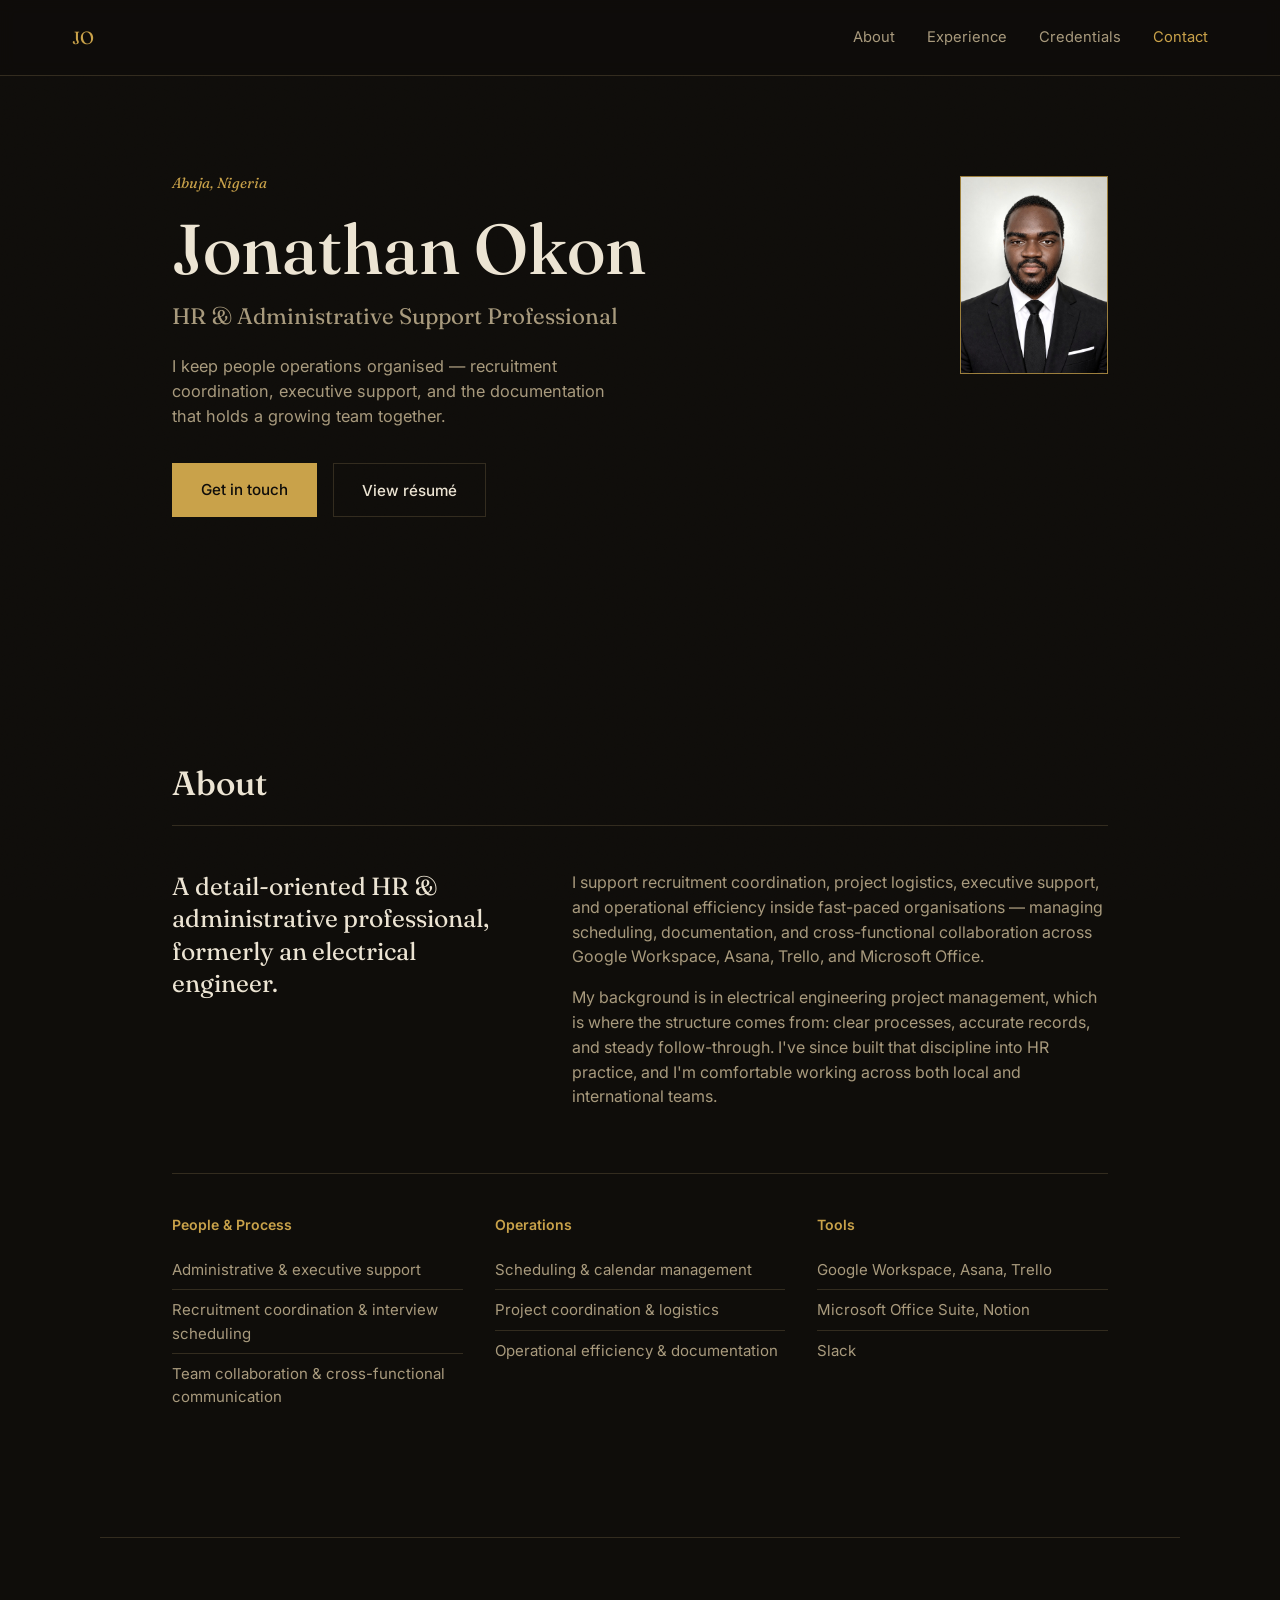
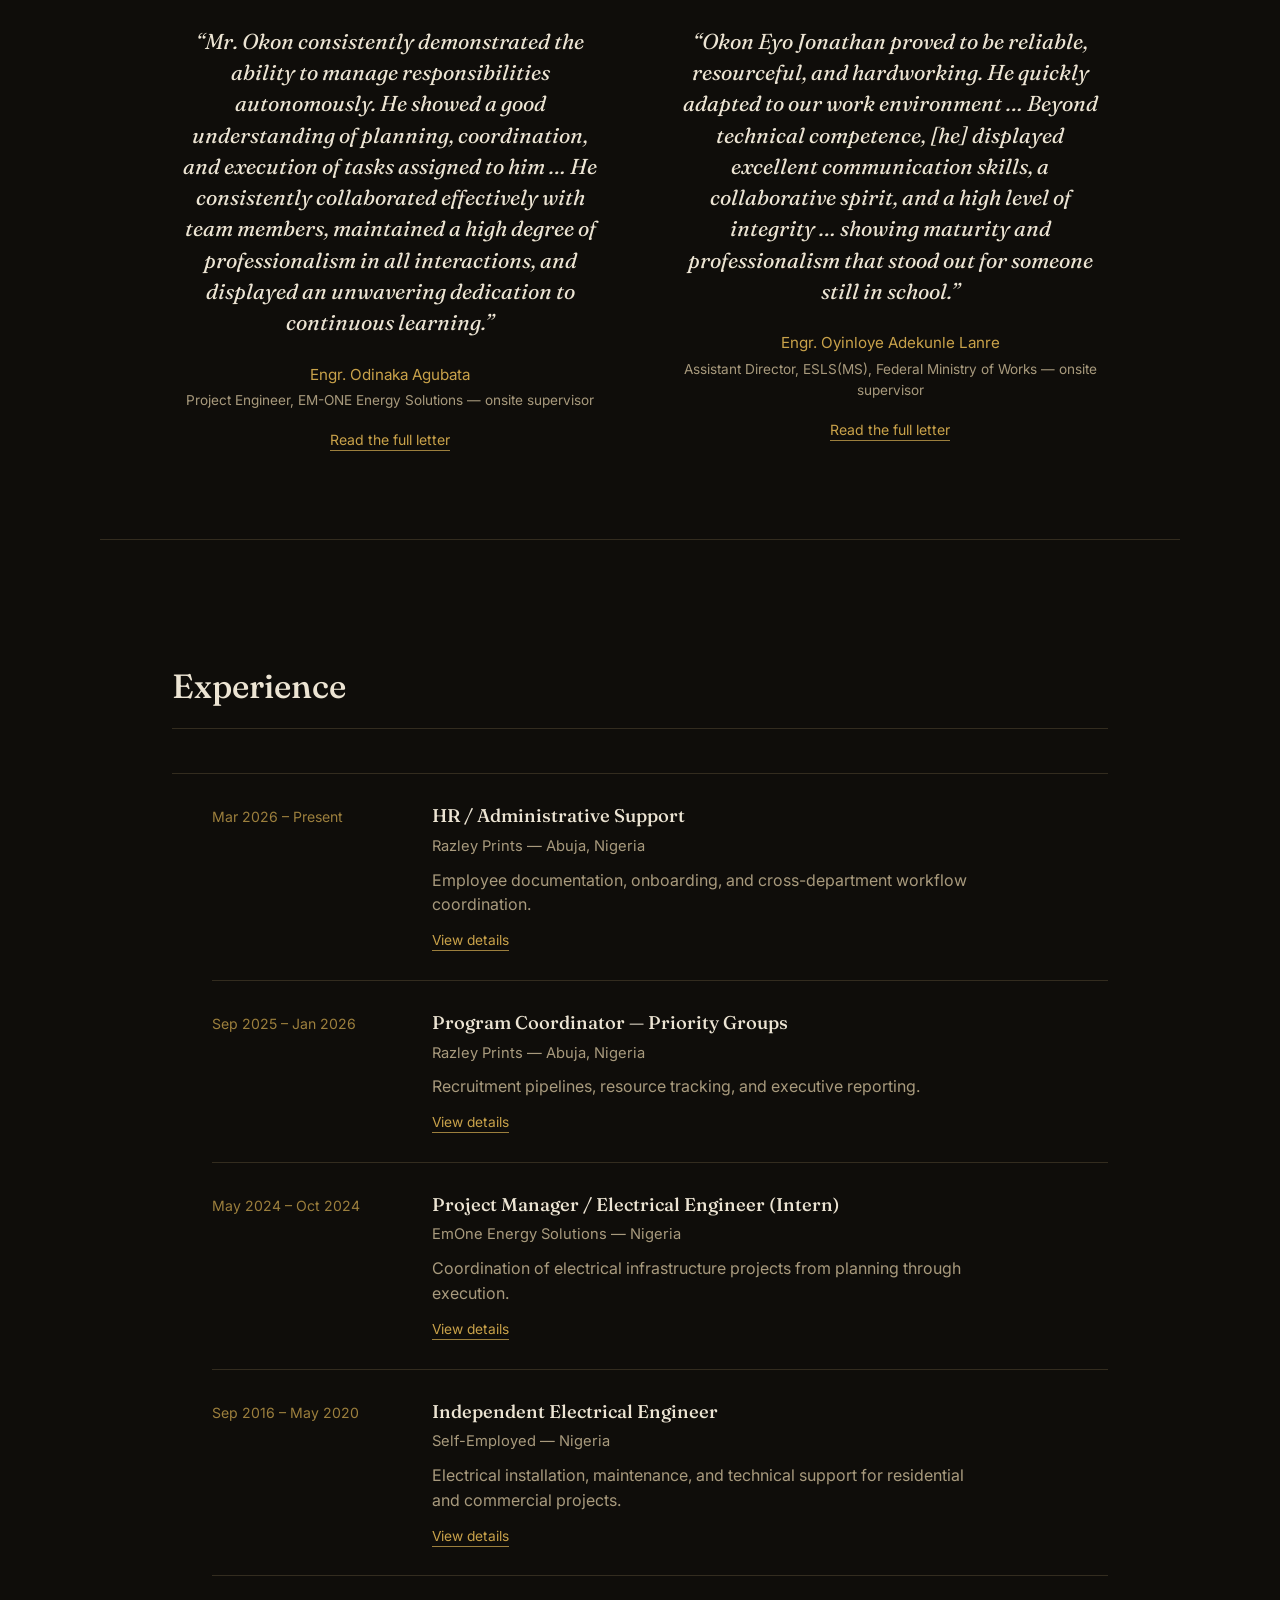
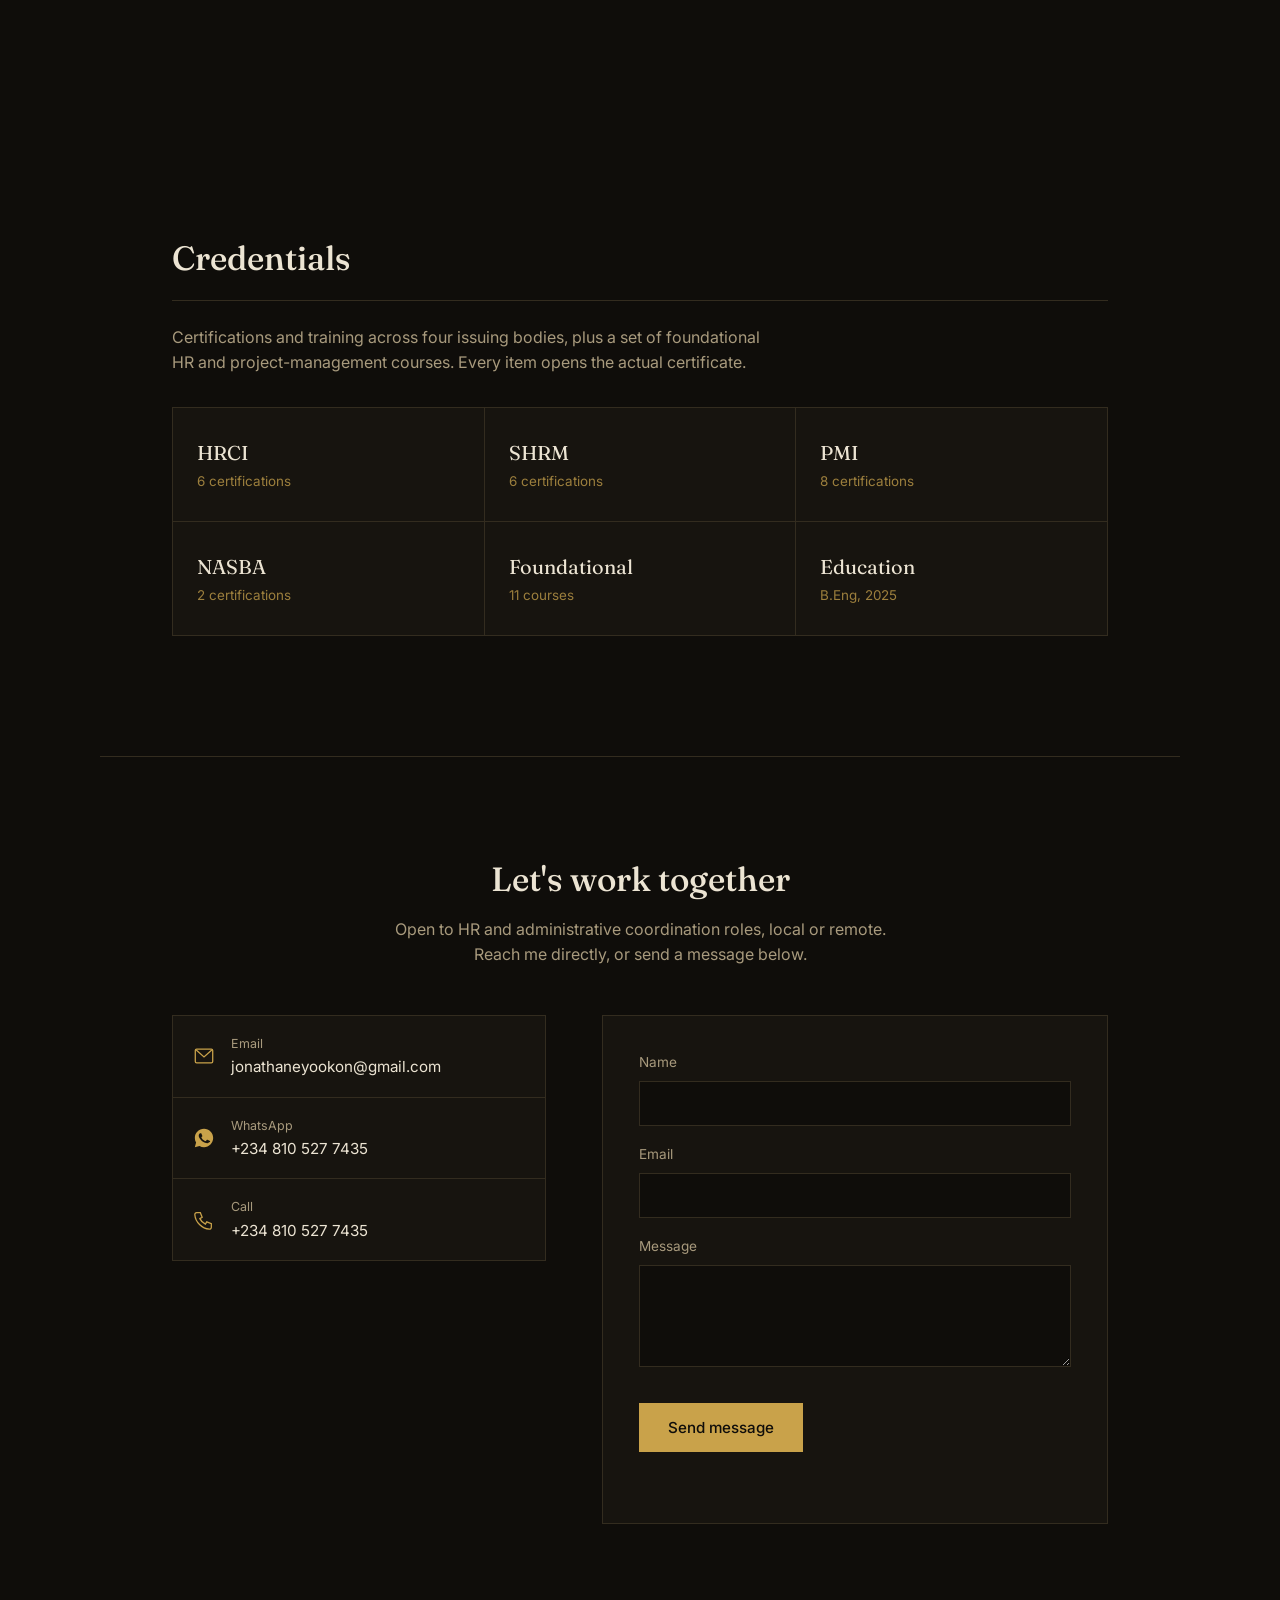
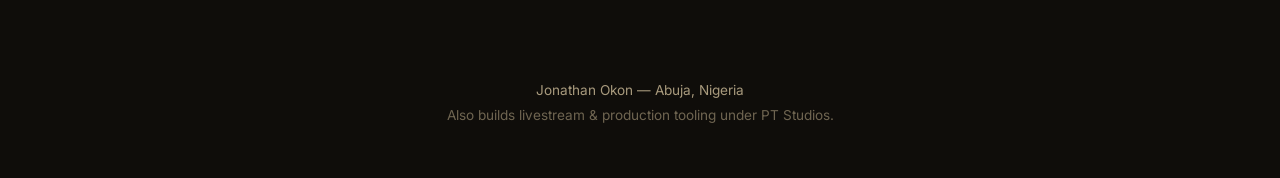
<file: index.html>
<!DOCTYPE html>
<html lang="en">
<head>
<meta charset="UTF-8">
<meta name="viewport" content="width=device-width, initial-scale=1.0">
<title>Jonathan Okon — HR &amp; Administrative Support</title>
<meta name="description" content="Jonathan 'Pandaa' Okon — HR and Administrative Support professional based in Abuja, Nigeria. Recruitment coordination, project logistics, executive support.">

<meta property="og:type" content="profile">
<meta property="og:site_name" content="Jonathan Okon">
<meta property="og:title" content="Jonathan Okon — HR & Administrative Support">
<meta property="og:description" content="HR and Administrative Support professional based in Abuja, Nigeria. Recruitment coordination, project logistics, executive support.">
<meta property="og:image" content="https://jonathan-okon.netlify.app/assets/og-image.jpg?v=2">
<meta property="og:image:width" content="1200">
<meta property="og:image:height" content="630">
<meta property="og:url" content="https://jonathan-okon.netlify.app/">
<meta name="twitter:card" content="summary_large_image">
<meta name="twitter:title" content="Jonathan Okon — HR & Administrative Support">
<meta name="twitter:description" content="HR and Administrative Support professional based in Abuja, Nigeria. Recruitment coordination, project logistics, executive support.">
<meta name="twitter:image" content="https://jonathan-okon.netlify.app/assets/og-image.jpg?v=2">
<link rel="icon" href="data:image/svg+xml,<svg xmlns=%22http://www.w3.org/2000/svg%22 viewBox=%220 0 100 100%22><rect width=%22100%22 height=%22100%22 rx=%2214%22 fill=%22%230f0d0a%22/><text x=%2250%22 y=%2258%22 font-family=%22Georgia,serif%22 font-size=%2238%22 fill=%22%23c9a24a%22 text-anchor=%22middle%22>JO</text></svg>">
<link rel="preconnect" href="https://fonts.googleapis.com">
<link rel="preconnect" href="https://fonts.gstatic.com" crossorigin>
<link href="https://fonts.googleapis.com/css2?family=Fraunces:opsz,wght@9..144,400;9..144,500;9..144,600&family=Inter:wght@400;500;600&display=swap" rel="stylesheet">
<link rel="preload" as="image" href="assets/jonathan-okon.jpg">
<link rel="stylesheet" href="css/style.css">
<script type="application/ld+json">
{
  "@context": "https://schema.org",
  "@type": "Person",
  "name": "Jonathan Okon",
  "alternateName": "Pandaa",
  "jobTitle": "HR & Administrative Support Professional",
  "url": "https://jonathan-okon.netlify.app/",
  "image": "https://jonathan-okon.netlify.app/assets/jonathan-okon.jpg",
  "email": "mailto:jonathaneyookon@gmail.com",
  "telephone": "+2348105277435",
  "address": {
    "@type": "PostalAddress",
    "addressLocality": "Abuja",
    "addressCountry": "NG"
  },
  "alumniOf": {
    "@type": "CollegeOrUniversity",
    "name": "University of Abuja"
  },
  "knowsAbout": [
    "Human Resources",
    "Administrative Support",
    "Recruitment Coordination",
    "Project Coordination"
  ]
}
</script>
</head>
<body>

<div class="grain" aria-hidden="true"></div>

<header class="site-nav">
  <a class="nav-mark" href="#top">JO</a>
  <nav>
    <a href="#about">About</a>
    <a href="#experience">Experience</a>
    <a href="#credentials">Credentials</a>
    <a href="#contact">Contact</a>
  </nav>
</header>

<main id="top">

  <!-- HERO -->
  <section class="hero" id="hero">
    <div class="hero-copy">
      <p class="hero-kicker">Abuja, Nigeria</p>
      <h1>Jonathan Okon</h1>
      <p class="hero-role">HR &amp; Administrative Support Professional</p>
      <p class="hero-lede">I keep people operations organised — recruitment coordination, executive support, and the documentation that holds a growing team together.</p>
      <div class="hero-actions">
        <a class="btn btn-gold" href="#contact">Get in touch</a>
        <button type="button" class="btn btn-line" data-pdf-src="assets/Jonathan-Okon-Resume.pdf" data-pdf-title="Résumé" data-pdf-kicker="Jonathan Okon">View résumé</button>
      </div>
    </div>
    <div class="hero-portrait">
      <div class="portrait-frame">
        <img src="assets/jonathan-okon.jpg" alt="Portrait of Jonathan Okon" width="864" height="1152">
      </div>
    </div>
  </section>

  <!-- ABOUT -->
  <section class="about" id="about">
    <h2>About</h2>
    <div class="about-grid">
      <p class="about-lead">A detail-oriented HR &amp; administrative professional, formerly an electrical engineer.</p>
      <div class="about-body">
        <p>I support recruitment coordination, project logistics, executive support, and operational efficiency inside fast-paced organisations — managing scheduling, documentation, and cross-functional collaboration across Google Workspace, Asana, Trello, and Microsoft Office.</p>
        <p>My background is in electrical engineering project management, which is where the structure comes from: clear processes, accurate records, and steady follow-through. I've since built that discipline into HR practice, and I'm comfortable working across both local and international teams.</p>
      </div>
    </div>

    <div class="competencies">
      <div class="competency-col">
        <h3>People &amp; Process</h3>
        <ul>
          <li>Administrative &amp; executive support</li>
          <li>Recruitment coordination &amp; interview scheduling</li>
          <li>Team collaboration &amp; cross-functional communication</li>
        </ul>
      </div>
      <div class="competency-col">
        <h3>Operations</h3>
        <ul>
          <li>Scheduling &amp; calendar management</li>
          <li>Project coordination &amp; logistics</li>
          <li>Operational efficiency &amp; documentation</li>
        </ul>
      </div>
      <div class="competency-col">
        <h3>Tools</h3>
        <ul>
          <li>Google Workspace, Asana, Trello</li>
          <li>Microsoft Office Suite, Notion</li>
          <li>Slack</li>
        </ul>
      </div>
    </div>
  </section>

  <!-- RECOMMENDATION -->
  <section class="recommendation" id="recommendation">
    <div class="recommendation-grid">

      <div class="recommendation-card">
        <blockquote>
          <p>&ldquo;Mr. Okon consistently demonstrated the ability to manage responsibilities autonomously. He showed a good understanding of planning, coordination, and execution of tasks assigned to him&nbsp;&hellip; He consistently collaborated effectively with team members, maintained a high degree of professionalism in all interactions, and displayed an unwavering dedication to continuous learning.&rdquo;</p>
        </blockquote>
        <div class="recommendation-attribution">
          <span class="recommendation-name">Engr. Odinaka Agubata</span>
          <span class="recommendation-role">Project Engineer, EM-ONE Energy Solutions — onsite supervisor</span>
        </div>
        <button type="button" class="recommendation-link" data-pdf-src="assets/Recommendation-Letter.pdf" data-pdf-title="Recommendation Letter" data-pdf-kicker="Engr. Odinaka Agubata · EM-ONE Energy Solutions">Read the full letter</button>
      </div>

      <div class="recommendation-card">
        <blockquote>
          <p>&ldquo;Okon Eyo Jonathan proved to be reliable, resourceful, and hardworking. He quickly adapted to our work environment&nbsp;&hellip; Beyond technical competence, [he] displayed excellent communication skills, a collaborative spirit, and a high level of integrity&nbsp;&hellip; showing maturity and professionalism that stood out for someone still in school.&rdquo;</p>
        </blockquote>
        <div class="recommendation-attribution">
          <span class="recommendation-name">Engr. Oyinloye Adekunle Lanre</span>
          <span class="recommendation-role">Assistant Director, ESLS(MS), Federal Ministry of Works — onsite supervisor</span>
        </div>
        <button type="button" class="recommendation-link" data-pdf-src="assets/reference_letter.pdf" data-pdf-title="Reference Letter" data-pdf-kicker="Engr. Oyinloye Adekunle Lanre · Federal Ministry of Works">Read the full letter</button>
      </div>

    </div>
  </section>

  <!-- EXPERIENCE -->
  <section class="experience" id="experience">
    <h2>Experience</h2>
    <ol class="timeline">

      <li class="timeline-item" data-open-modal="exp-1">
        <div class="timeline-when">Mar 2026 – Present</div>
        <div class="timeline-main">
          <h3>HR / Administrative Support</h3>
          <p class="timeline-org">Razley Prints — Abuja, Nigeria</p>
          <p class="timeline-summary">Employee documentation, onboarding, and cross-department workflow coordination.</p>
          <span class="timeline-link">View details</span>
        </div>
      </li>

      <li class="timeline-item" data-open-modal="exp-2">
        <div class="timeline-when">Sep 2025 – Jan 2026</div>
        <div class="timeline-main">
          <h3>Program Coordinator — Priority Groups</h3>
          <p class="timeline-org">Razley Prints — Abuja, Nigeria</p>
          <p class="timeline-summary">Recruitment pipelines, resource tracking, and executive reporting.</p>
          <span class="timeline-link">View details</span>
        </div>
      </li>

      <li class="timeline-item" data-open-modal="exp-3">
        <div class="timeline-when">May 2024 – Oct 2024</div>
        <div class="timeline-main">
          <h3>Project Manager / Electrical Engineer (Intern)</h3>
          <p class="timeline-org">EmOne Energy Solutions — Nigeria</p>
          <p class="timeline-summary">Coordination of electrical infrastructure projects from planning through execution.</p>
          <span class="timeline-link">View details</span>
        </div>
      </li>

      <li class="timeline-item" data-open-modal="exp-4">
        <div class="timeline-when">Sep 2016 – May 2020</div>
        <div class="timeline-main">
          <h3>Independent Electrical Engineer</h3>
          <p class="timeline-org">Self-Employed — Nigeria</p>
          <p class="timeline-summary">Electrical installation, maintenance, and technical support for residential and commercial projects.</p>
          <span class="timeline-link">View details</span>
        </div>
      </li>

    </ol>
  </section>

  <!-- CREDENTIALS -->
  <section class="credentials" id="credentials">
    <h2>Credentials</h2>
    <p class="credentials-lede">Certifications and training across four issuing bodies, plus a set of foundational HR and project-management courses. Every item opens the actual certificate.</p>

    <div class="credential-grid">
      <button class="credential-tile" data-open-modal="cred-hrci">
        <span class="credential-name">HRCI</span>
        <span class="credential-count">6 certifications</span>
      </button>
      <button class="credential-tile" data-open-modal="cred-shrm">
        <span class="credential-name">SHRM</span>
        <span class="credential-count">6 certifications</span>
      </button>
      <button class="credential-tile" data-open-modal="cred-pmi">
        <span class="credential-name">PMI</span>
        <span class="credential-count">8 certifications</span>
      </button>
      <button class="credential-tile" data-open-modal="cred-nasba">
        <span class="credential-name">NASBA</span>
        <span class="credential-count">2 certifications</span>
      </button>
      <button class="credential-tile" data-open-modal="cred-foundational">
        <span class="credential-name">Foundational</span>
        <span class="credential-count">11 courses</span>
      </button>
      <button class="credential-tile" data-open-modal="cred-education">
        <span class="credential-name">Education</span>
        <span class="credential-count">B.Eng, 2025</span>
      </button>
    </div>
  </section>

  <!-- CONTACT -->
  <section class="contact-strip" id="contact">
    <h2>Let's work together</h2>
    <p class="contact-lede">Open to HR and administrative coordination roles, local or remote. Reach me directly, or send a message below.</p>

    <div class="contact-layout">

      <ul class="contact-list">
        <li>
          <a class="contact-link" href="mailto:jonathaneyookon@gmail.com">
            <span class="contact-icon" aria-hidden="true">
              <svg viewBox="0 0 24 24" fill="none" stroke="currentColor" stroke-width="1.4"><rect x="2.5" y="4.5" width="19" height="15" rx="1.5"/><path d="M3.5 5.5 12 13 20.5 5.5"/></svg>
            </span>
            <span class="contact-text">
              <span class="contact-label">Email</span>
              <span class="contact-value">jonathaneyookon@gmail.com</span>
            </span>
          </a>
        </li>
        <li>
          <a class="contact-link" href="https://wa.me/2348105277435?text=Hello%20Jonathan%2C%20my%20name%20is%20____%2C%20from%20____.%20I%27m%20reaching%20out%20to%20____" target="_blank" rel="noopener">
            <span class="contact-icon" aria-hidden="true">
              <svg viewBox="0 0 24 24" fill="currentColor"><path d="M12.02 2C6.5 2 2 6.48 2 12c0 1.84.5 3.56 1.36 5.04L2 22l5.12-1.34A9.96 9.96 0 0 0 12.02 22C17.54 22 22 17.52 22 12S17.54 2 12.02 2Zm5.78 14.24c-.24.68-1.4 1.3-1.94 1.36-.5.06-1.12.08-1.8-.12-.42-.12-.96-.3-1.66-.6-2.92-1.26-4.82-4.18-4.96-4.38-.14-.2-1.18-1.58-1.18-3 0-1.44.75-2.14 1.02-2.44.26-.28.56-.34.76-.34.2 0 .4 0 .56.02.18.02.42-.08.66.5.24.6.82 2.06.9 2.2.08.16.14.34.02.54-.1.2-.16.32-.32.5-.16.18-.34.4-.48.54-.16.16-.32.32-.14.64.18.32.8 1.32 1.72 2.14 1.18 1.06 2.18 1.4 2.5 1.56.32.16.5.14.7-.06.2-.2.82-.94 1.04-1.26.22-.32.44-.26.72-.16.28.1 1.8.86 2.1 1.02.3.16.5.24.58.36.08.14.08.76-.16 1.44Z"/></svg>
            </span>
            <span class="contact-text">
              <span class="contact-label">WhatsApp</span>
              <span class="contact-value">+234 810 527 7435</span>
            </span>
          </a>
        </li>
        <li>
          <a class="contact-link" href="tel:+2348105277435">
            <span class="contact-icon" aria-hidden="true">
              <svg viewBox="0 0 24 24" fill="none" stroke="currentColor" stroke-width="1.4"><path d="M4 4h4l2 5-2.5 1.5a12 12 0 0 0 6 6L15 14l5 2v4a2 2 0 0 1-2.2 2C9.8 21.4 2.6 14.2 2 6.2A2 2 0 0 1 4 4Z"/></svg>
            </span>
            <span class="contact-text">
              <span class="contact-label">Call</span>
              <span class="contact-value">+234 810 527 7435</span>
            </span>
          </a>
        </li>
      </ul>

      <form class="contact-form" id="contact-form" name="contact" method="POST" action="/?sent=true#contact" data-netlify="true" data-netlify-recaptcha="true" netlify-honeypot="company">
        <input type="hidden" name="form-name" value="contact">
        <p class="hidden-field"><label>Don't fill this out if you're human: <input name="company"></label></p>

        <label class="field">
          <span>Name</span>
          <input type="text" name="name" required autocomplete="name">
        </label>
        <label class="field">
          <span>Email</span>
          <input type="email" name="email" required autocomplete="email">
        </label>
        <label class="field">
          <span>Message</span>
          <textarea name="message" rows="4" required></textarea>
        </label>

        <div data-netlify-recaptcha="true"></div>

        <button class="btn btn-gold" type="submit">Send message</button>
        <p class="form-status" id="form-status" role="status" aria-live="polite"></p>
      </form>

    </div>
  </section>

</main>

<footer class="site-footer">
  <p>Jonathan Okon — Abuja, Nigeria</p>
  <p class="footer-note">Also builds livestream &amp; production tooling under PT Studios.</p>
</footer>

<!-- ===================== MODALS ===================== -->

<div class="modal-backdrop" id="modal-backdrop"></div>

<!-- Experience modals -->
<div class="modal" id="exp-1" role="dialog" aria-modal="true" aria-labelledby="exp-1-title">
  <button class="modal-close" data-close-modal aria-label="Close">&times;</button>
  <p class="modal-kicker">Mar 2026 – Present · Razley Prints</p>
  <h3 id="exp-1-title">HR / Administrative Support</h3>
  <ul>
    <li>Support HR and administrative operations across multiple internal departments.</li>
    <li>Prepare and maintain employee documentation, contracts, and HR records in accordance with company policy.</li>
    <li>Coordinate staff communication and internal workflow processes to ensure operational continuity.</li>
    <li>Manage organised employee filing and documentation systems for accurate record-keeping.</li>
    <li>Support onboarding activities and documentation for interns and NYSC corps members.</li>
    <li>Assist management with workflow coordination, scheduling, and administrative task delivery.</li>
    <li>Collaborate with internal teams to maintain smooth, efficient day-to-day operations.</li>
  </ul>
</div>

<div class="modal" id="exp-2" role="dialog" aria-modal="true" aria-labelledby="exp-2-title">
  <button class="modal-close" data-close-modal aria-label="Close">&times;</button>
  <p class="modal-kicker">Sep 2025 – Jan 2026 · Razley Prints</p>
  <h3 id="exp-2-title">Program Coordinator — Priority Groups</h3>
  <ul>
    <li>Managed administrative and logistical support for key organisational initiatives, ensuring consistent operational efficiency.</li>
    <li>Coordinated end-to-end recruitment pipelines and scheduled candidate interviews.</li>
    <li>Used Google Workspace and Asana to manage tasks, track deadlines, and allocate resources across teams.</li>
    <li>Prepared administrative and operational reports for executive-level meetings.</li>
    <li>Collaborated with cross-functional teams to ensure timely and successful project delivery.</li>
  </ul>
</div>

<div class="modal" id="exp-3" role="dialog" aria-modal="true" aria-labelledby="exp-3-title">
  <button class="modal-close" data-close-modal aria-label="Close">&times;</button>
  <p class="modal-kicker">May 2024 – Oct 2024 · EmOne Energy Solutions</p>
  <h3 id="exp-3-title">Project Manager / Electrical Engineer (Intern)</h3>
  <ul>
    <li>Supported coordination of electrical infrastructure projects from planning through execution.</li>
    <li>Contributed to project documentation, scheduling, and on-site supervision.</li>
    <li>Assisted project teams in delivering key project phases on schedule.</li>
    <li>Provided technical and operational support to the engineering team on active energy projects.</li>
  </ul>
</div>

<div class="modal" id="exp-4" role="dialog" aria-modal="true" aria-labelledby="exp-4-title">
  <button class="modal-close" data-close-modal aria-label="Close">&times;</button>
  <p class="modal-kicker">Sep 2016 – May 2020 · Self-Employed</p>
  <h3 id="exp-4-title">Independent Electrical Engineer</h3>
  <ul>
    <li>Delivered independent electrical installation, maintenance, and technical support services for residential and commercial projects.</li>
  </ul>
</div>

<!-- Credential modals -->
<div class="modal" id="cred-hrci" role="dialog" aria-modal="true" aria-labelledby="cred-hrci-title">
  <button class="modal-close" data-close-modal aria-label="Close">&times;</button>
  <p class="modal-kicker">HRCI</p>
  <h3 id="cred-hrci-title">HRCI Certifications</h3>
  <ul class="cert-list">
    <li><button type="button" data-pdf-src="assets/certificates/administrative-human-resources-hrci.pdf" data-pdf-title="Administrative Human Resources" data-pdf-kicker="HRCI Certification">Administrative Human Resources</button></li>
    <li><button type="button" data-pdf-src="assets/certificates/ethical-hr-leadership-hrci.pdf" data-pdf-title="Ethical HR Leadership" data-pdf-kicker="HRCI Certification">Ethical HR Leadership</button></li>
    <li><button type="button" data-pdf-src="assets/certificates/hr-strategic-workforce-planning-hrci.pdf" data-pdf-title="Human Resources Strategic Workforce Planning" data-pdf-kicker="HRCI Certification">Human Resources Strategic Workforce Planning</button></li>
    <li><button type="button" data-pdf-src="assets/certificates/introduction-to-employee-relations-hrci.pdf" data-pdf-title="Introduction to Employee Relations" data-pdf-kicker="HRCI Certification">Introduction to Employee Relations</button></li>
    <li><button type="button" data-pdf-src="assets/certificates/recruiting-foundations-hrci.pdf" data-pdf-title="Recruiting Foundations" data-pdf-kicker="HRCI Certification">Recruiting Foundations</button></li>
    <li><button type="button" data-pdf-src="assets/certificates/strategic-human-resources-hrci.pdf" data-pdf-title="Strategic Human Resources" data-pdf-kicker="HRCI Certification">Strategic Human Resources</button></li>
  </ul>
  <p class="modal-footnote">Delivered via LinkedIn Learning, an HRCI-approved recertification credit provider. Click any course to view its certificate.</p>
</div>

<div class="modal" id="cred-shrm" role="dialog" aria-modal="true" aria-labelledby="cred-shrm-title">
  <button class="modal-close" data-close-modal aria-label="Close">&times;</button>
  <p class="modal-kicker">SHRM</p>
  <h3 id="cred-shrm-title">SHRM Certifications</h3>
  <ul class="cert-list">
    <li><button type="button" data-pdf-src="assets/certificates/administrative-human-resources-shrm.pdf" data-pdf-title="Administrative Human Resources" data-pdf-kicker="SHRM Certification">Administrative Human Resources</button></li>
    <li><button type="button" data-pdf-src="assets/certificates/ethical-hr-leadership-shrm.pdf" data-pdf-title="Ethical HR Leadership" data-pdf-kicker="SHRM Certification">Ethical HR Leadership</button></li>
    <li><button type="button" data-pdf-src="assets/certificates/hr-strategic-workforce-planning-shrm.pdf" data-pdf-title="Human Resources Strategic Workforce Planning" data-pdf-kicker="SHRM Certification">Human Resources Strategic Workforce Planning</button></li>
    <li><button type="button" data-pdf-src="assets/certificates/introduction-to-employee-relations-shrm.pdf" data-pdf-title="Introduction to Employee Relations" data-pdf-kicker="SHRM Certification">Introduction to Employee Relations</button></li>
    <li><button type="button" data-pdf-src="assets/certificates/recruiting-foundations-shrm.pdf" data-pdf-title="Recruiting Foundations" data-pdf-kicker="SHRM Certification">Recruiting Foundations</button></li>
    <li><button type="button" data-pdf-src="assets/certificates/strategic-human-resources-shrm.pdf" data-pdf-title="Strategic Human Resources" data-pdf-kicker="SHRM Certification">Strategic Human Resources</button></li>
  </ul>
  <p class="modal-footnote">Delivered via LinkedIn Learning, an SHRM-approved recertification credit provider. Click any course to view its certificate.</p>
</div>

<div class="modal" id="cred-pmi" role="dialog" aria-modal="true" aria-labelledby="cred-pmi-title">
  <button class="modal-close" data-close-modal aria-label="Close">&times;</button>
  <p class="modal-kicker">PMI</p>
  <h3 id="cred-pmi-title">PMI Certifications</h3>
  <ul class="cert-list">
    <li><button type="button" data-pdf-src="assets/certificates/communicating-with-executives-pmi.pdf" data-pdf-title="Communicating with Executives" data-pdf-kicker="PMI Certification">Communicating with Executives</button></li>
    <li><button type="button" data-pdf-src="assets/certificates/executive-leadership-pmi.pdf" data-pdf-title="Executive Leadership" data-pdf-kicker="PMI Certification">Executive Leadership</button></li>
    <li><button type="button" data-pdf-src="assets/certificates/leadership-practical-skills-pmi.pdf" data-pdf-title="Leadership: Practical Skills" data-pdf-kicker="PMI Certification">Leadership: Practical Skills</button></li>
    <li><button type="button" data-pdf-src="assets/certificates/managing-multiple-projects-pmi.pdf" data-pdf-title="Managing Multiple Projects" data-pdf-kicker="PMI Certification">Managing Multiple Projects</button></li>
    <li><button type="button" data-pdf-src="assets/certificates/project-management-skills-for-leaders-pmi.pdf" data-pdf-title="Project Management Skills for Leaders" data-pdf-kicker="PMI Certification">Project Management Skills for Leaders</button></li>
    <li><button type="button" data-pdf-src="assets/certificates/skills-to-build-stronger-work-relationships-pmi.pdf" data-pdf-title="Skills to Build Stronger Work Relationships" data-pdf-kicker="PMI Certification">Skills to Build Stronger Work Relationships</button></li>
    <li><button type="button" data-pdf-src="assets/certificates/strategic-project-risk-management-pmi.pdf" data-pdf-title="Strategic Project Risk Management" data-pdf-kicker="PMI Certification">Strategic Project Risk Management</button></li>
    <li><button type="button" data-pdf-src="assets/certificates/strategic-thinking-pmi.pdf" data-pdf-title="Strategic Thinking" data-pdf-kicker="PMI Certification">Strategic Thinking</button></li>
  </ul>
  <p class="modal-footnote">Delivered via LinkedIn Learning as a PMI Registered Education Provider, eligible for PDU credit. Click any course to view its certificate.</p>
</div>

<div class="modal" id="cred-nasba" role="dialog" aria-modal="true" aria-labelledby="cred-nasba-title">
  <button class="modal-close" data-close-modal aria-label="Close">&times;</button>
  <p class="modal-kicker">NASBA</p>
  <h3 id="cred-nasba-title">NASBA Certifications</h3>
  <ul class="cert-list">
    <li><button type="button" data-pdf-src="assets/certificates/project-management-technical-projects-nasba.pdf" data-pdf-title="Project Management: Technical Projects" data-pdf-kicker="NASBA Certification">Project Management: Technical Projects</button></li>
    <li><button type="button" data-pdf-src="assets/certificates/strategic-project-risk-management-nasba.pdf" data-pdf-title="Strategic Project Risk Management" data-pdf-kicker="NASBA Certification">Strategic Project Risk Management</button></li>
  </ul>
  <p class="modal-footnote">Delivered via LinkedIn Learning as a NASBA CPE sponsor. Click either course to view its certificate.</p>
</div>

<div class="modal" id="cred-foundational" role="dialog" aria-modal="true" aria-labelledby="cred-foundational-title">
  <button class="modal-close" data-close-modal aria-label="Close">&times;</button>
  <p class="modal-kicker">Foundational courses</p>
  <h3 id="cred-foundational-title">Foundational Certificates</h3>
  <ul class="cert-list">
    <li><button type="button" data-pdf-src="assets/certificates/aspire-leaders-program.pdf" data-pdf-title="2026 Aspire Leaders Program" data-pdf-kicker="Aspire Institute">2026 Aspire Leaders Program</button></li>
    <li><button type="button" data-pdf-src="assets/certificates/introduction-to-human-resource-management.pdf" data-pdf-title="Introduction to Human Resource Management" data-pdf-kicker="Saylor Academy">Introduction to Human Resource Management</button></li>
    <li><button type="button" data-pdf-src="assets/certificates/human-resource-management.pdf" data-pdf-title="Human Resource Management" data-pdf-kicker="Saylor Academy">Human Resource Management</button></li>
    <li><button type="button" data-pdf-src="assets/certificates/basics-of-human-resource-management.pdf" data-pdf-title="Basics of Human Resource Management" data-pdf-kicker="UniAthena">Basics of Human Resource Management</button></li>
    <li><button type="button" data-pdf-src="assets/certificates/crisis-communication.pdf" data-pdf-title="Crisis Communication" data-pdf-kicker="Saylor Academy">Crisis Communication</button></li>
    <li><button type="button" data-pdf-src="assets/certificates/digital-and-social-media-marketing.pdf" data-pdf-title="Digital and Social Media Marketing" data-pdf-kicker="atingi (GIZ)">Digital and Social Media Marketing</button></li>
    <li><button type="button" data-pdf-src="assets/certificates/introduction-to-project-management.pdf" data-pdf-title="Introduction to Project Management" data-pdf-kicker="Saylor Academy">Introduction to Project Management</button></li>
    <li><button type="button" data-pdf-src="assets/certificates/strategic-management.pdf" data-pdf-title="Strategic Management" data-pdf-kicker="Saylor Academy">Strategic Management</button></li>
    <li><button type="button" data-pdf-src="assets/certificates/strategic-project-management.pdf" data-pdf-title="Strategic Project Management" data-pdf-kicker="Saylor Academy">Strategic Project Management</button></li>
    <li><button type="button" data-pdf-src="assets/certificates/tech-recruitment-certified-professional.pdf" data-pdf-title="Tech Recruitment Certified Professional" data-pdf-kicker="SkillPanel">Tech Recruitment Certified Professional</button></li>
    <li><button type="button" data-pdf-src="assets/certificates/mastering-communications-as-a-leader.pdf" data-pdf-title="Mastering Communications as a Leader" data-pdf-kicker="LinkedIn Learning">Mastering Communications as a Leader</button></li>
  </ul>
  <p class="modal-footnote">Aspire Institute is Harvard-affiliated (co-founded by HBS professors Tarun Khanna and Karim Lakhani); the rest are via Saylor Academy, UniAthena, atingi (GIZ), SkillPanel, and LinkedIn Learning. Click any course to view its certificate.</p>
</div>

<div class="modal" id="cred-education" role="dialog" aria-modal="true" aria-labelledby="cred-education-title">
  <button class="modal-close" data-close-modal aria-label="Close">&times;</button>
  <p class="modal-kicker">Education</p>
  <h3 id="cred-education-title">B.Eng. Electrical Engineering</h3>
  <p>University of Abuja (Yakubu Gowon University), Nigeria — completed 2025.</p>
</div>


<!-- Document viewer: used on browsers that can display PDFs inline.
     Browsers that can't get the PDF opened in a new tab instead (see js/script.js). -->
<div class="modal modal-pdf" id="pdf-modal" role="dialog" aria-modal="true" aria-labelledby="pdf-modal-title">
  <button class="modal-close" data-close-modal aria-label="Close">&times;</button>
  <p class="modal-kicker" id="pdf-modal-kicker">Document</p>
  <h3 id="pdf-modal-title">Loading…</h3>
  <div class="pdf-frame-wrap">
    <iframe id="pdf-frame" title="Document preview" src=""></iframe>
  </div>
  <div class="pdf-modal-actions">
    <a class="btn btn-gold" id="pdf-download" href="#" download>Download PDF</a>
    <a class="btn btn-line" id="pdf-newtab" href="#" target="_blank" rel="noopener">Open in new tab</a>
  </div>
</div>

<script src="https://www.google.com/recaptcha/api.js" async defer></script>
<script src="js/script.js"></script>
</body>
</html>
</file>
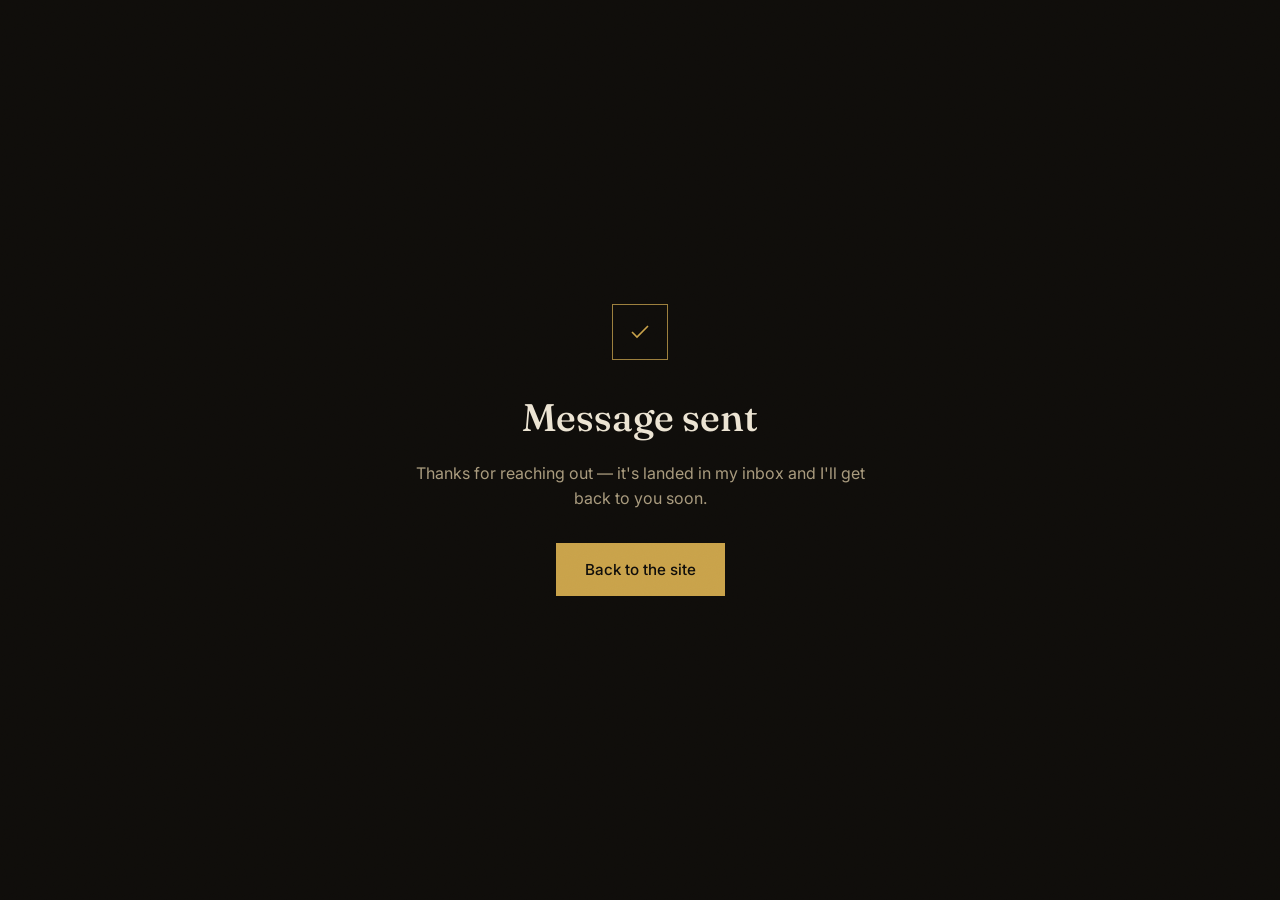
<file: thanks.html>
<!DOCTYPE html>
<html lang="en">
<head>
<meta charset="UTF-8">
<meta name="viewport" content="width=device-width, initial-scale=1.0">
<title>Message sent — Jonathan Okon</title>
<meta name="robots" content="noindex">
<link rel="icon" href="data:image/svg+xml,<svg xmlns=%22http://www.w3.org/2000/svg%22 viewBox=%220 0 100 100%22><rect width=%22100%22 height=%22100%22 rx=%2214%22 fill=%22%230f0d0a%22/><text x=%2250%22 y=%2258%22 font-family=%22Georgia,serif%22 font-size=%2238%22 fill=%22%23c9a24a%22 text-anchor=%22middle%22>JO</text></svg>">
<link rel="preconnect" href="https://fonts.googleapis.com">
<link rel="preconnect" href="https://fonts.gstatic.com" crossorigin>
<link href="https://fonts.googleapis.com/css2?family=Fraunces:opsz,wght@9..144,400;9..144,500;9..144,600&family=Inter:wght@400;500;600&display=swap" rel="stylesheet">
<link rel="stylesheet" href="css/style.css">
<style>
  .thanks-wrap{
    min-height:100vh;
    display:flex; flex-direction:column; align-items:center; justify-content:center;
    text-align:center;
    padding:24px;
  }
  .thanks-mark{
    width:56px; height:56px;
    border:1px solid var(--gold-soft);
    display:flex; align-items:center; justify-content:center;
    margin-bottom:28px;
    color:var(--gold);
  }
  .thanks-wrap h1{
    font-size:clamp(1.8rem,4vw,2.4rem);
    margin-bottom:14px;
  }
  .thanks-wrap p{
    color:var(--paper-dim);
    max-width:46ch;
    margin:0 0 32px;
  }
</style>
</head>
<body>
<div class="grain" aria-hidden="true"></div>
<div class="thanks-wrap">
  <span class="thanks-mark" aria-hidden="true">
    <svg width="24" height="24" viewBox="0 0 24 24" fill="none" stroke="currentColor" stroke-width="1.6"><path d="M4 12l5 5L20 6"/></svg>
  </span>
  <h1>Message sent</h1>
  <p>Thanks for reaching out — it's landed in my inbox and I'll get back to you soon.</p>
  <a class="btn btn-gold" href="/#contact">Back to the site</a>
</div>
</body>
</html>
</file>
<file: css/style.css>
/* ==========================================================
   Tokens
   ========================================================== */
:root{
  --ink:        #0f0d0a;
  --panel:      #17140f;
  --panel-2:    #1e1a13;
  --line:       #332c1f;
  --paper:      #ece4d3;
  --paper-dim:  #a89a7d;
  --gold:       #c9a24a;
  --gold-soft:  #9c7f3d;

  --serif: "Fraunces", Georgia, "Times New Roman", serif;
  --sans:  "Inter", -apple-system, BlinkMacSystemFont, "Segoe UI", sans-serif;

  --max: 1080px;
}

*{ box-sizing:border-box; }
html{ scroll-behavior:smooth; }

body{
  margin:0;
  background:var(--ink);
  color:var(--paper);
  font-family:var(--sans);
  line-height:1.55;
  -webkit-font-smoothing:antialiased;
}

img{ max-width:100%; display:block; }

h1,h2,h3{
  font-family:var(--serif);
  font-weight:500;
  margin:0;
  color:var(--paper);
}

a{ color:inherit; }

ul{ margin:0; padding:0; list-style:none; }

@media (prefers-reduced-motion: reduce){
  *{ animation-duration:0.001ms !important; transition-duration:0.001ms !important; }
}

/* subtle grain so the black doesn't feel flat */
.grain{
  position:fixed; inset:0; pointer-events:none; z-index:0;
  opacity:0.05; mix-blend-mode:overlay;
  background-image:url("data:image/svg+xml,%3Csvg xmlns='http://www.w3.org/2000/svg' width='120' height='120'%3E%3Cfilter id='n'%3E%3CfeTurbulence type='fractalNoise' baseFrequency='0.9' numOctaves='2' stitchTiles='stitch'/%3E%3C/filter%3E%3Crect width='100%25' height='100%25' filter='url(%23n)'/%3E%3C/svg%3E");
}

/* ==========================================================
   Nav
   ========================================================== */
.site-nav{
  position:sticky; top:0; z-index:20;
  display:flex; align-items:center; justify-content:space-between;
  padding:24px clamp(24px, 6vw, 72px);
  background:rgba(15,13,10,0.82);
  backdrop-filter:blur(8px);
  border-bottom:1px solid var(--line);
}
.nav-mark{
  font-family:var(--serif); font-size:1.1rem; letter-spacing:0.02em;
  text-decoration:none; color:var(--gold);
}
.site-nav nav{ display:flex; gap:clamp(16px,3vw,32px); }
.site-nav nav a{
  text-decoration:none; color:var(--paper-dim); font-size:0.92rem;
  transition:color 0.2s ease;
}
.site-nav nav a:hover, .site-nav nav a:focus-visible{ color:var(--paper); }
.site-nav nav a.active{ color:var(--gold); }

/* ==========================================================
   Layout helpers
   ========================================================== */
main{ position:relative; z-index:1; }
section{
  max-width:var(--max);
  margin:0 auto;
  padding:clamp(64px,10vw,120px) clamp(24px,6vw,72px);
}
section h2{
  font-size:clamp(1.6rem,3vw,2.1rem);
  margin-bottom:clamp(28px,4vw,44px);
  padding-bottom:16px;
  border-bottom:1px solid var(--line);
}

/* ==========================================================
   Hero
   ========================================================== */
.hero{
  display:grid;
  grid-template-columns:1fr auto;
  align-items:start;
  gap:clamp(24px,4vw,48px);
  padding-top:clamp(56px,9vw,96px);
}
.hero-kicker{
  margin:0 0 18px;
  font-size:0.92rem;
  color:var(--gold);
  font-family:var(--serif);
  font-style:italic;
}
.hero h1{
  font-size:clamp(2.6rem,6vw,4.4rem);
  line-height:1.02;
  margin-bottom:14px;
}
.hero-role{
  font-family:var(--serif);
  font-size:clamp(1.15rem,2vw,1.4rem);
  color:var(--paper-dim);
  margin:0 0 20px;
}
.hero-lede{
  max-width:46ch;
  color:var(--paper-dim);
  font-size:1.02rem;
  margin:0 0 34px;
}
.hero-actions{ display:flex; gap:16px; flex-wrap:wrap; }

.hero-portrait{ display:flex; justify-content:flex-end; padding-top:4px; }
.portrait-frame{
  width:148px;
  aspect-ratio:3/4;
  border:1px solid var(--gold-soft);
  background:var(--panel);
  line-height:0;
}
.portrait-frame img{
  width:100%; height:100%; object-fit:cover; display:block;
  filter:grayscale(0.15) contrast(1.02);
}

/* ==========================================================
   Buttons
   ========================================================== */
.btn{
  display:inline-flex; align-items:center; justify-content:center;
  padding:14px 28px;
  font-family:var(--sans); font-size:0.95rem; font-weight:500;
  text-decoration:none; cursor:pointer;
  border:1px solid transparent;
  transition:background 0.2s ease, color 0.2s ease, border-color 0.2s ease;
}
.btn-gold{
  background:var(--gold); color:var(--ink); border-color:var(--gold);
}
.btn-gold:hover, .btn-gold:focus-visible{ background:#dcb75e; }
.btn-line{
  background:transparent; color:var(--paper); border-color:var(--line);
}
.btn-line:hover, .btn-line:focus-visible{ border-color:var(--gold); color:var(--gold); }

/* ==========================================================
   About
   ========================================================== */
.about-grid{
  display:grid;
  grid-template-columns:0.9fr 1.4fr;
  gap:clamp(24px,5vw,56px);
  margin-bottom:clamp(40px,6vw,64px);
}
.about-lead{
  font-family:var(--serif);
  font-size:clamp(1.2rem,2.2vw,1.55rem);
  color:var(--paper);
  margin:0;
  line-height:1.3;
}
.about-body p{
  color:var(--paper-dim);
  margin:0 0 16px;
  max-width:62ch;
}
.about-body p:last-child{ margin-bottom:0; }

.competencies{
  display:grid;
  grid-template-columns:repeat(3,1fr);
  gap:32px;
  padding-top:clamp(28px,4vw,40px);
  border-top:1px solid var(--line);
}
.competency-col h3{
  font-family:var(--sans);
  font-weight:600;
  font-size:0.88rem;
  color:var(--gold);
  margin-bottom:14px;
}
.competency-col ul li{
  color:var(--paper-dim);
  font-size:0.94rem;
  padding:8px 0;
  border-bottom:1px solid var(--line);
}
.competency-col ul li:last-child{ border-bottom:none; }

/* ==========================================================
   Recommendation pull-quotes
   ========================================================== */
.recommendation{
  border-top:1px solid var(--line);
  border-bottom:1px solid var(--line);
  padding-top:clamp(56px,8vw,88px);
  padding-bottom:clamp(56px,8vw,88px);
}
.recommendation-grid{
  display:grid;
  grid-template-columns:1fr 1fr;
  gap:clamp(32px,5vw,64px);
  text-align:center;
}
.recommendation-card{
  display:flex;
  flex-direction:column;
  align-items:center;
}
.recommendation blockquote{
  margin:0 auto;
  max-width:48ch;
}
.recommendation blockquote p{
  font-family:var(--serif);
  font-style:italic;
  font-size:clamp(1.1rem,2vw,1.35rem);
  line-height:1.45;
  color:var(--paper);
  margin:0;
}
.recommendation-attribution{
  margin-top:24px;
  display:flex;
  flex-direction:column;
  gap:4px;
}
.recommendation-name{
  color:var(--gold);
  font-size:0.95rem;
}
.recommendation-role{
  color:var(--paper-dim);
  font-size:0.85rem;
}
.recommendation-link{
  display:inline-block;
  margin-top:20px;
  background:none;
  border:none;
  border-bottom:1px solid var(--gold-soft);
  color:var(--gold);
  font-family:inherit;
  font-size:0.88rem;
  text-decoration:none;
  padding:0 0 2px;
  cursor:pointer;
}
.recommendation-link:hover, .recommendation-link:focus-visible{ color:#dcb75e; }

@media (max-width: 820px){
  .recommendation-grid{
    grid-template-columns:1fr;
    gap:48px;
  }
  .recommendation-card:first-child{
    padding-bottom:48px;
    border-bottom:1px solid var(--line);
  }
}

/* ==========================================================
   Experience timeline
   ========================================================== */
.timeline{ border-top:1px solid var(--line); }
.timeline-item{
  display:grid;
  grid-template-columns:180px 1fr;
  gap:clamp(16px,4vw,40px);
  padding:28px 0;
  border-bottom:1px solid var(--line);
  cursor:pointer;
}
.timeline-when{
  color:var(--gold-soft);
  font-size:0.88rem;
  padding-top:4px;
  white-space:nowrap;
}
.timeline-main h3{
  font-size:1.15rem;
  margin-bottom:4px;
}
.timeline-org{
  color:var(--paper-dim);
  font-size:0.92rem;
  margin:0 0 10px;
}
.timeline-summary{
  color:var(--paper-dim);
  margin:0 0 10px;
  max-width:56ch;
}
.timeline-link{
  font-size:0.86rem;
  color:var(--gold);
  border-bottom:1px solid var(--gold-soft);
  padding-bottom:2px;
}
.timeline-item:hover .timeline-link,
.timeline-item:focus-visible .timeline-link{ color:#dcb75e; }

/* ==========================================================
   Credentials
   ========================================================== */
.credentials-lede{
  color:var(--paper-dim);
  max-width:60ch;
  margin:-20px 0 32px;
}
.credential-grid{
  display:grid;
  grid-template-columns:repeat(3,1fr);
  gap:1px;
  background:var(--line);
  border:1px solid var(--line);
}
.credential-tile{
  background:var(--panel);
  border:none;
  color:var(--paper);
  padding:32px 24px;
  text-align:left;
  cursor:pointer;
  font-family:var(--sans);
  display:flex; flex-direction:column; gap:8px;
  transition:background 0.2s ease;
}
.credential-tile:hover, .credential-tile:focus-visible{ background:var(--panel-2); }
.credential-name{
  font-family:var(--serif);
  font-size:1.25rem;
  color:var(--paper);
}
.credential-count{
  font-size:0.84rem;
  color:var(--gold-soft);
}

/* ==========================================================
   Contact strip
   ========================================================== */
.contact-strip{
  text-align:center;
  border-top:1px solid var(--line);
  padding-top:clamp(64px,10vw,96px);
}
.contact-strip h2{
  border:none; margin-bottom:12px; padding-bottom:0;
}
.contact-lede{
  color:var(--paper-dim);
  max-width:52ch;
  margin:0 auto 48px;
}

.contact-layout{
  display:grid;
  grid-template-columns:0.85fr 1.15fr;
  gap:clamp(28px,5vw,56px);
  text-align:left;
}

/* contact method list */
.contact-list{
  display:flex; flex-direction:column; gap:1px;
  background:var(--line); border:1px solid var(--line);
  align-self:start;
}
.contact-link{
  display:flex; align-items:center; gap:16px;
  background:var(--panel);
  padding:18px 20px;
  text-decoration:none;
  transition:background 0.2s ease;
}
.contact-link:hover, .contact-link:focus-visible{ background:var(--panel-2); }
.contact-icon{
  flex:none;
  width:22px; height:22px;
  color:var(--gold);
}
.contact-icon svg{ width:100%; height:100%; }
.contact-text{ display:flex; flex-direction:column; gap:2px; }
.contact-label{ color:var(--paper-dim); font-size:0.78rem; }
.contact-value{ color:var(--paper); font-size:0.95rem; word-break:break-word; }

/* contact form */
.contact-form{
  display:flex; flex-direction:column; gap:18px;
  background:var(--panel);
  border:1px solid var(--line);
  padding:clamp(24px,4vw,36px);
}
.hidden-field{ position:absolute; left:-9999px; }
.field{ display:flex; flex-direction:column; gap:8px; text-align:left; }
.field span{ color:var(--paper-dim); font-size:0.85rem; }
.field input,
.field textarea{
  background:var(--ink);
  border:1px solid var(--line);
  color:var(--paper);
  font-family:var(--sans);
  font-size:0.95rem;
  padding:12px 14px;
  resize:vertical;
}
.field input:focus,
.field textarea:focus{
  outline:none;
  border-color:var(--gold-soft);
}
.contact-form .btn{ align-self:flex-start; border:1px solid var(--gold); }
.form-status{
  margin:0; font-size:0.88rem; color:var(--gold);
  min-height:1.2em;
}
.form-status.is-error{ color:#c97a4a; }

@media (max-width: 820px){
  .contact-layout{ grid-template-columns:1fr; }
}

/* ==========================================================
   Footer
   ========================================================== */
.site-footer{
  padding:32px clamp(24px,6vw,72px) 48px;
  text-align:center;
  color:var(--paper-dim);
  font-size:0.85rem;
  position:relative; z-index:1;
}
.site-footer p{ margin:4px 0; }
.footer-note{ color:#6f6551; }

/* ==========================================================
   Modals
   ========================================================== */
.modal-backdrop{
  position:fixed; inset:0;
  background:rgba(8,7,5,0.7);
  opacity:0; visibility:hidden;
  transition:opacity 0.25s ease;
  z-index:50;
}
.modal-backdrop.is-open{ opacity:1; visibility:visible; }

.modal{
  position:fixed;
  top:0; right:0; bottom:0; left:0;
  margin:auto;
  width:min(560px, 90vw);
  height:fit-content;
  max-height:82vh;
  overflow-y:auto;
  background:var(--panel);
  border:1px solid var(--gold-soft);
  padding:clamp(28px,4vw,44px);
  z-index:60;
  opacity:0; visibility:hidden;
  transition:opacity 0.2s ease;
}
.modal.is-open{
  opacity:1; visibility:visible;
}
.modal-close{
  position:absolute; top:16px; right:16px;
  width:32px; height:32px;
  background:transparent; border:1px solid var(--line);
  color:var(--paper-dim);
  font-size:1.2rem; line-height:1;
  cursor:pointer;
}
.modal-close:hover{ color:var(--gold); border-color:var(--gold-soft); }
.modal-kicker{
  color:var(--gold);
  font-family:var(--serif);
  font-style:italic;
  font-size:0.9rem;
  margin:0 0 8px;
}
.modal h3{
  font-size:1.4rem;
  margin-bottom:18px;
  padding-right:28px;
}
.modal ul li{
  color:var(--paper-dim);
  padding:10px 0;
  border-bottom:1px solid var(--line);
  font-size:0.95rem;
}
.modal ul li:last-child{ border-bottom:none; }
.cert-list li{ padding:0; }
.cert-list li button{
  display:flex;
  width:100%;
  align-items:center;
  justify-content:space-between;
  gap:12px;
  padding:12px 2px;
  color:var(--paper);
  text-decoration:none;
  background:none;
  border:none;
  font-family:inherit;
  font-size:0.95rem;
  text-align:left;
  cursor:pointer;
}
.cert-list li button::after{
  content:"View";
  flex:none;
  font-size:0.76rem;
  color:var(--gold-soft);
  border:1px solid var(--line);
  padding:3px 8px;
}
.cert-list li button:hover, .cert-list li button:focus-visible{ color:var(--gold); }
.cert-list li button:hover::after, .cert-list li button:focus-visible::after{ color:var(--gold); border-color:var(--gold-soft); }
.modal p{ color:var(--paper-dim); }

/* Document viewer modal (inline-PDF-capable browsers only) */
.modal-pdf{
  width:min(760px, 94vw);
  max-height:90vh;
}
.pdf-frame-wrap{
  margin:18px 0 20px;
  height:min(60vh, 560px);
  background:#e8e4da;
  border:1px solid var(--line);
}
#pdf-frame{
  width:100%;
  height:100%;
  border:0;
}
.pdf-modal-actions{
  display:flex;
  align-items:center;
  gap:14px;
  flex-wrap:wrap;
}
.modal-footnote{
  margin-top:20px;
  padding-top:16px;
  border-top:1px solid var(--line);
  font-size:0.88rem;
}
.modal-footnote a{ color:var(--gold); }



/* ==========================================================
   Responsive
   ========================================================== */
@media (max-width: 820px){
  .hero{ grid-template-columns:1fr; text-align:left; }
  .hero-portrait{ order:-1; margin-bottom:12px; justify-content:flex-start; padding-top:0; }
  .portrait-frame{ width:120px; }
  .about-grid{ grid-template-columns:1fr; }
  .competencies{ grid-template-columns:1fr; gap:24px; }
  .timeline-item{ grid-template-columns:1fr; }
  .credential-grid{ grid-template-columns:1fr 1fr; }
  .site-nav nav{ gap:14px; }
  .site-nav nav a{ font-size:0.82rem; }
}
@media (max-width: 480px){
  .credential-grid{ grid-template-columns:1fr; }
}

/* ==========================================================
   Print
   ========================================================== */
@media print{
  .grain, .site-nav, .modal-backdrop, .modal, .contact-form,
  .hero-actions, .recommendation-link, .footer-note{ display:none !important; }

  body{ background:#fff; color:#111; }
  a{ color:#111; text-decoration:underline; }

  section{ padding:24px 0; max-width:100%; }
  h1, h2, h3{ color:#111; }
  .hero-lede, .about-body p, .timeline-summary, .timeline-org,
  .competency-col ul li, .contact-value, .credentials-lede{ color:#333; }

  .hero{ grid-template-columns:1fr; }
  .portrait-frame{ border-color:#999; width:110px; }
  .recommendation{ border-color:#ccc; }
  .recommendation blockquote p{ color:#111; }

  .credential-tile{ border:1px solid #ccc; background:#fff; }
  .credential-name{ color:#111; }
  .credential-count{ color:#555; }

  .timeline, .credential-grid, .contact-list{ border-color:#ccc; }
  .timeline-item{ border-color:#ccc; }
  .timeline-link{ display:none; }

  .site-footer{ color:#555; }
}
</file>
